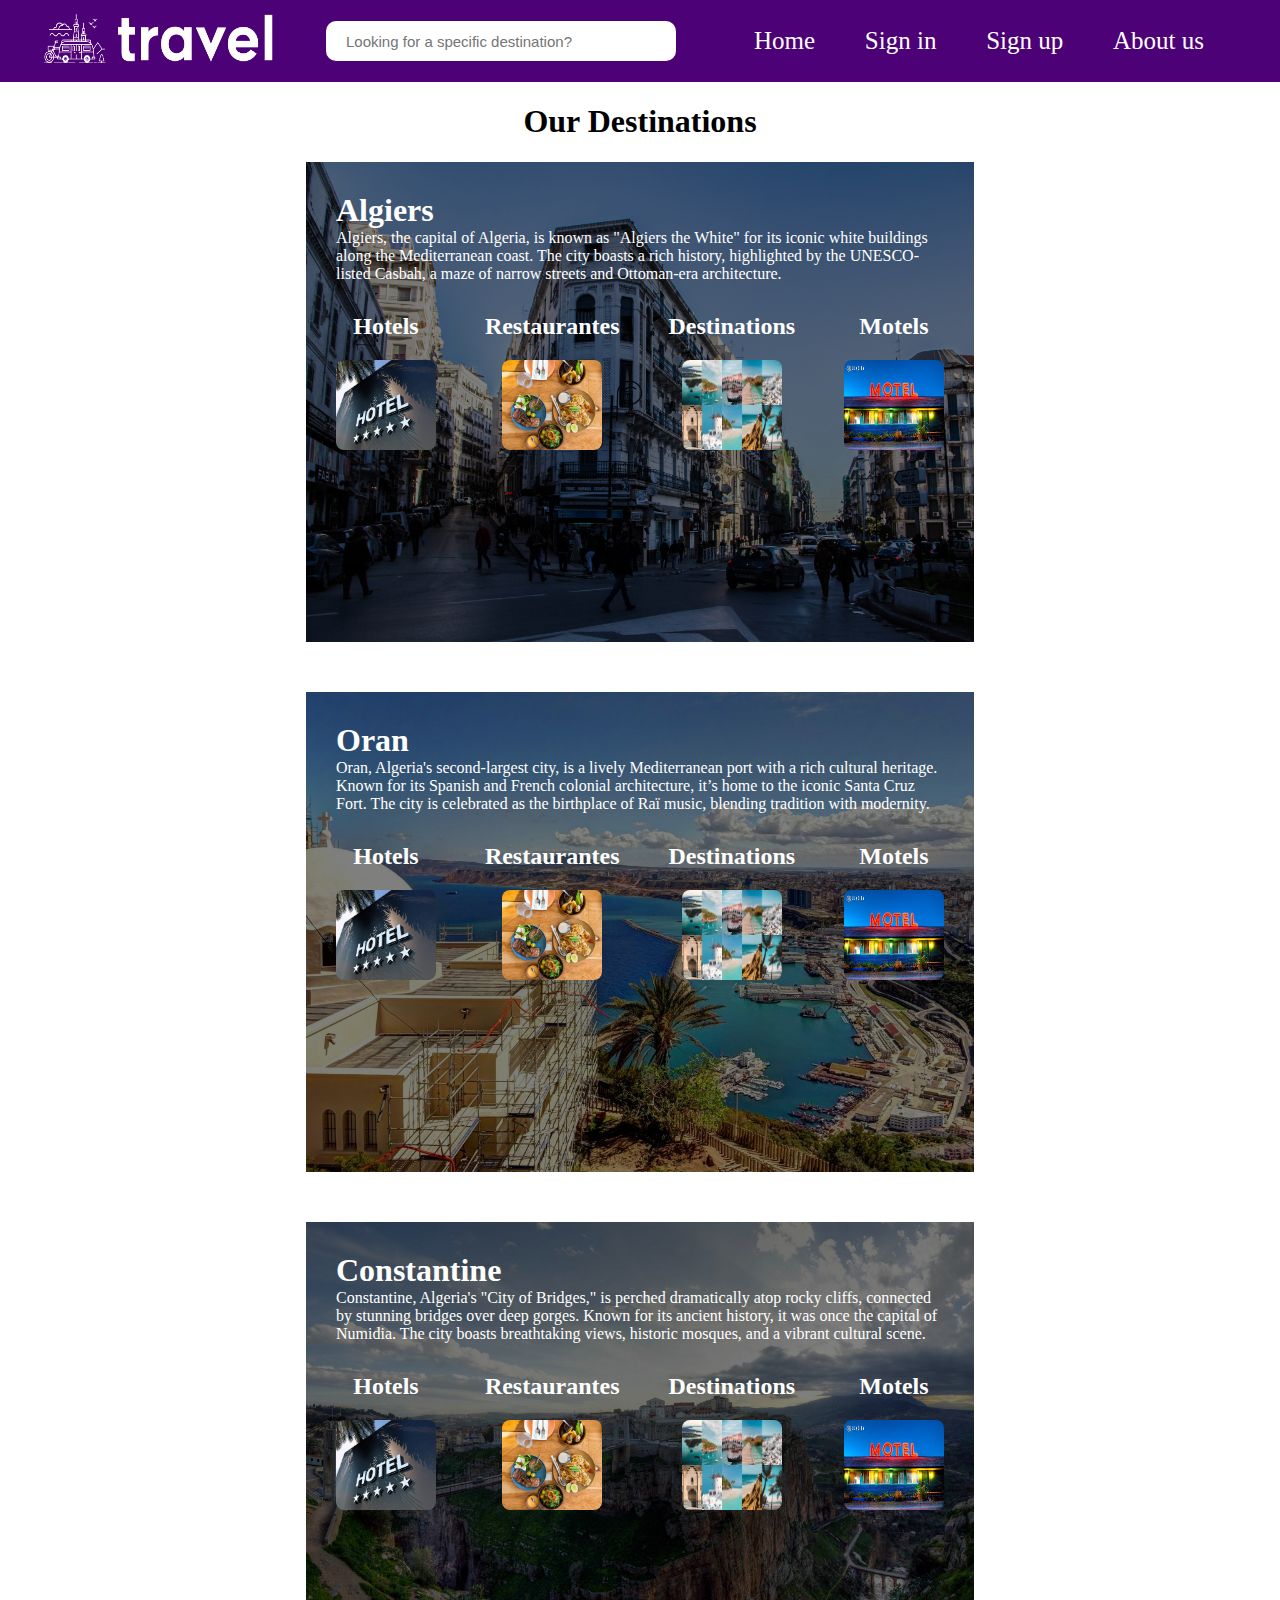
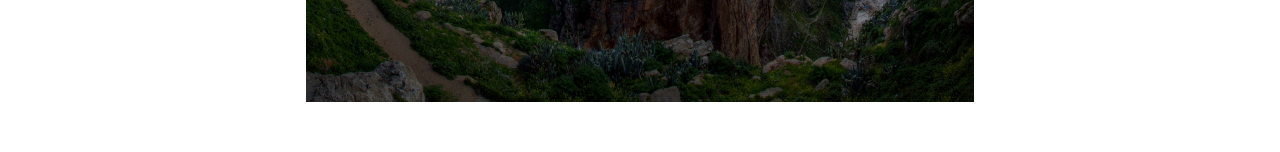
<file: index.html>
<!DOCTYPE html>
<html lang="en">
<head>
    <meta name="viewport" content="width=device-width, initial-scale=1.0">
    <link rel="stylesheet" href="style.css">
    <title>Travel</title>
</head>
<body>
    <nav class="navbar">
        <div class="logo-name">
            <img src="Capture-removebg-preview.png" class="image">
        </div>
        <input type="search" class="input" placeholder="Looking for a specific destination?">
        
            <ul class="list">
                <li><a href="index.html" class="btn">Home</a></li>
                <li><a href="signin.html" class="btn">Sign in</a></li>
                <li><a href="signup.html" class="btn">Sign up</a></li>
                <li><a href="" class="btn">About us</a></li>
            </ul>
        <div class="phoneOp">   
            <button class="morebtn"><img src="more.png" class="more"></button>
            <div class="options">
                <ul class="MyOps">
                    <li><a href="index.html" class="btn">Home</a></li>
                    <li><a href="signin.html" class="btn">Sign in</a></li>
                    <li><a href="signup.html" class="btn">Sign up</a></li>
                    <li><a href="" class="btn">About us</a></li>
                </ul>
            </div>
        </div>        
    </nav>
    <div class="main">
        <h1>Our Destinations</h1>
        <div class="destinations">
            <div class="destination algiers">
                <h1>Algiers</h1>
                <p>
                  Algiers, the capital of Algeria, is known as "Algiers the White" for its iconic white buildings along the Mediterranean coast. The city boasts a rich history, highlighted by the UNESCO-listed Casbah, a maze of narrow streets and Ottoman-era architecture.
                </p>
                <div class="details">
                    <div class="detail">
                        <h2>Hotels</h2>
                        <a href=""><img src="hotel.PNG" class="picture"></a>
                    </div>
                   
                    <div class="detail">
                        <h2>Restaurantes</h2>
                        <a href=""><img src="restaurantes.jpg" class="picture"></a>
                    </div>
                    
                    <div class="detail">
                        <h2>Destinations</h2>
                        <a href=""><img src="destinations.jpg" class="picture"></a>
                    </div>
                    <div class="detail">
                        <h2>Motels</h2>
                        <a href=""><img src="motels.jpg" class="picture"></a>
                    </div>
                </div>
            </div>
            <div class="destination oran">
                <h1>Oran</h1> 
                <p>Oran, Algeria's second-largest city, is a lively Mediterranean port with a rich cultural heritage. Known for its Spanish and French colonial architecture, it’s home to the iconic Santa Cruz Fort. The city is celebrated as the birthplace of Raï music, blending tradition with modernity.</p>
                <div class="details">
                    <div class="detail">
                        <h2>Hotels</h2>
                        <a href=""><img src="hotel.PNG" class="picture"></a>
                    </div>
                   
                    <div class="detail">
                        <h2>Restaurantes</h2>
                        <a href=""><img src="restaurantes.jpg" class="picture"></a>
                    </div>
                    
                    <div class="detail">
                        <h2>Destinations</h2>
                        <a href=""><img src="destinations.jpg" class="picture"></a>
                    </div>
                    <div class="detail">
                        <h2>Motels</h2>
                        <a href=""><img src="motels.jpg" class="picture"></a>
                    </div>
                </div>
            </div>
            <div class="destination constantine">
                <h1>Constantine</h1> 
                <p>Constantine, Algeria's "City of Bridges," is perched dramatically atop rocky cliffs, connected by stunning bridges over deep gorges. Known for its ancient history, it was once the capital of Numidia. The city boasts breathtaking views, historic mosques, and a vibrant cultural scene.</p>
                <div class="details">
                    <div class="detail">
                        <h2>Hotels</h2>
                        <a href=""><img src="hotel.PNG" class="picture"></a>
                    </div>
                   
                    <div class="detail">
                        <h2>Restaurantes</h2>
                        <a href=""><img src="restaurantes.jpg" class="picture"></a>
                    </div>
                    
                    <div class="detail">
                        <h2>Destinations</h2>
                        <a href=""><img src="destinations.jpg" class="picture"></a>
                    </div>
                    <div class="detail">
                        <h2>Motels</h2>
                        <a href=""><img src="motels.jpg" class="picture"></a>
                    </div>
                </div>
            </div>
        </div>
    </div>
    <script src="script.js"></script>
</body>
</html>
</file>
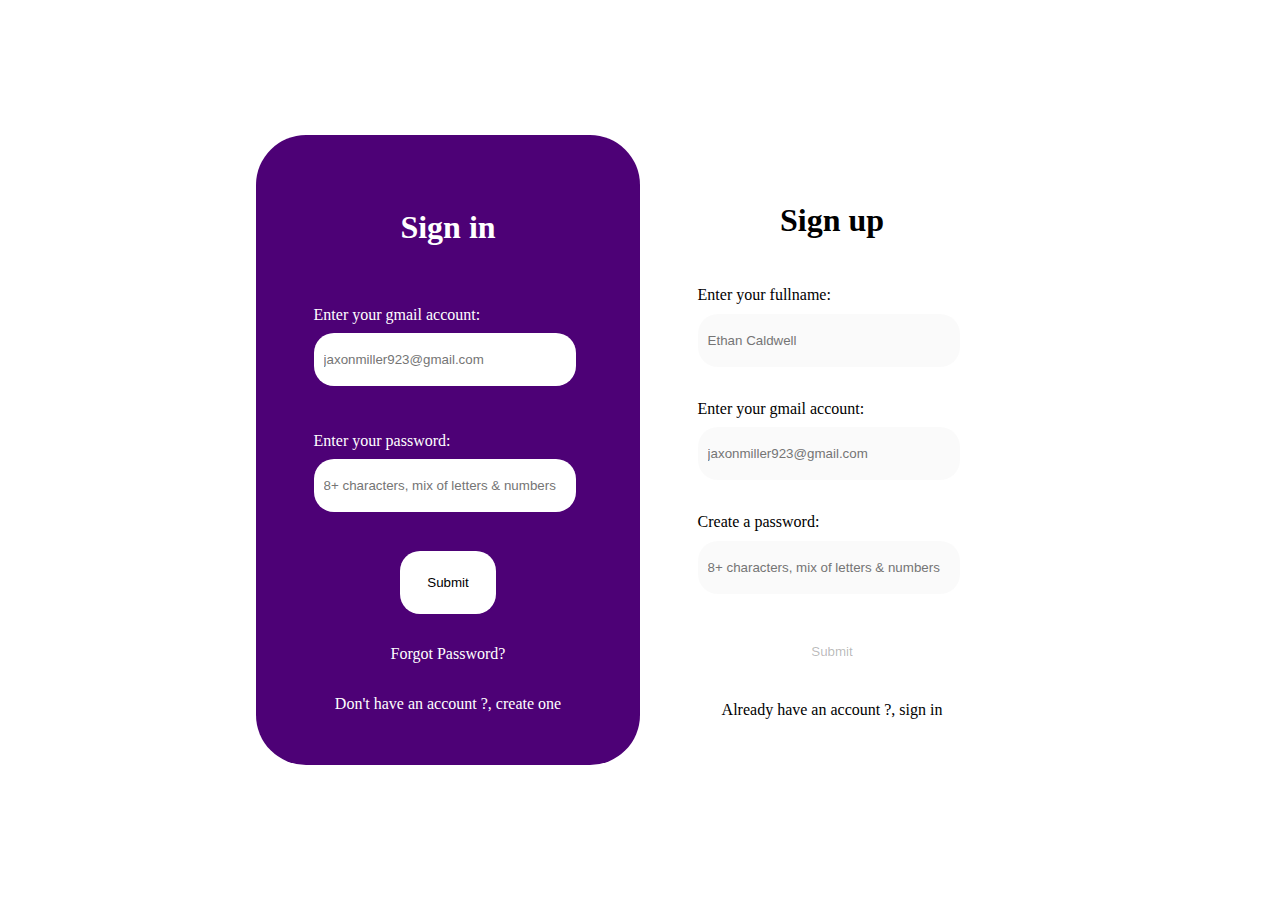
<file: signin.html>
<!DOCTYPE html>
<html lang="en">
<head>
    <meta charset="UTF-8">
    <meta name="viewport" content="width=device-width, initial-scale=1.0">
    <title>Travel</title>
    <link rel="stylesheet" href="signin.css">
</head>
<body>
    <div class="login">
        <h1 class="s1">Sign in</h1>
        <div class="det1">
            <label for="pass">Enter your gmail account:</label>
            <input type="text" class="inputin" id="gmail" placeholder="jaxonmiller923@gmail.com">
            
        </div>
        <div class="det1">
            <label for="pass">Enter your password:</label>
            <input type="password" class="inputin" id="password" placeholder="8+ characters, mix of letters & numbers">
            
        </div>
        <div class="btn">
            <button class="submit1">Submit</button>
        </div>
        <a href=" " class="ina">Forgot Password?</a>
        <a href=" " class="inupa">Don't have an account ?, create one</a>
        
    </div>
    <div class="signup">
        <h1 class="s2">Sign up</h1>
        <div class="det2">
            
            <label for="pass">Enter your fullname:</label>
            <input type="text" class="inputup" id="gmail" placeholder="Ethan Caldwell" disabled>
            
        </div>
        <div class="det2">
            <label for="pass">Enter your gmail account:</label>
            <input type="text" class="inputup" id="gmail" placeholder="jaxonmiller923@gmail.com" disabled>
            
        </div>
        <div class="det2">
            <label for="pass">Create a password:</label>
            <input type="password" class="inputup" id="password" placeholder="8+ characters, mix of letters & numbers" disabled>
            
        </div>
        <div class="btn">
            <button class="submit2" disabled>Submit</button>
        </div>
        <a href=" " class="upina">Already have an account ?, sign in</a>
    </div>



    <script src="signin.js"></script>
</body>
</html>
</file>
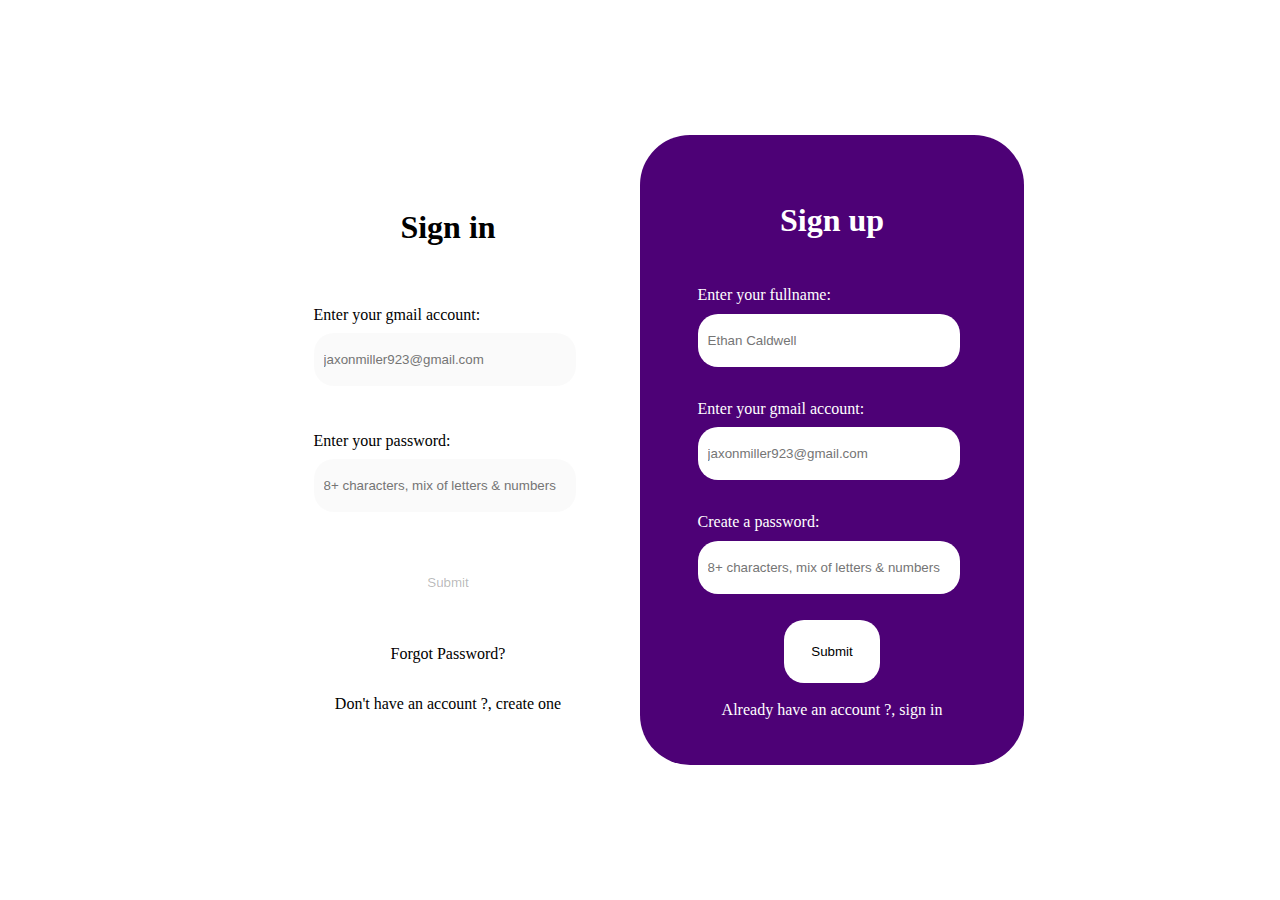
<file: signup.html>
<!DOCTYPE html>
<html lang="en">
<head>
    <meta charset="UTF-8">
    <meta name="viewport" content="width=device-width, initial-scale=1.0">
    <title>Travel</title>
    <link rel="stylesheet" href="signup.css">
</head>
<body>
    <div class="login">
        <h1 class="s1">Sign in</h1>
        <div class="det1">
            <label for="pass">Enter your gmail account:</label>
            <input type="text" class="inputin" id="gmail" placeholder="jaxonmiller923@gmail.com" disabled>
            
        </div>
        <div class="det1">
            <label for="pass">Enter your password:</label>
            <input type="password" class="inputin" id="password" placeholder="8+ characters, mix of letters & numbers" disabled>
            
        </div>
        <div class="btn">
            <button class="submit1" disabled>Submit</button>
        </div>
        <a href=" " class="ina">Forgot Password?</a>
        <a href=" " class="inupa">Don't have an account ?, create one</a>
    </div>
    <div class="signup">
        <h1 class="s2">Sign up</h1>
        <div class="det2">
            
            <label for="pass">Enter your fullname:</label>
            <input type="text" class="inputup" id="gmail" placeholder="Ethan Caldwell" >
            
        </div>
        <div class="det2">
            <label for="pass">Enter your gmail account:</label>
            <input type="text" class="inputup" id="gmail" placeholder="jaxonmiller923@gmail.com" >
            
        </div>
        <div class="det2">
            <label for="pass">Create a password:</label>
            <input type="password" class="inputup" id="password" placeholder="8+ characters, mix of letters & numbers" >
            
        </div>
        <div class="btn">
            <button class="submit2">Submit</button>
        </div>
        <a href=" " class="upina">Already have an account ?, sign in</a>
    </div>



    <script src="signup.js"></script>
</body>
</html>
</file>
<file: style.css>
body {
    height: 100%;
    margin: 0;
    display: flex ;
    flex-direction: column;
    padding-bottom: 50px;
}

.navbar {
    background-color: #4D0176;
    display: flex;
    justify-content: space-evenly;
    align-items: center;
    height: 10%;
    width: 100%;
    font-family: cursive ;
}

.image {
    height: 50px;
    width: 250px;
}

.input {
    height: 40px;
    width: 350px;
    border-radius: 10px;
    border: 0;
    text-align: left;
    padding-left: 20px;
    font-size: 15px;
}

.input:focus {
    outline: none;
}

.list {
    width: 450px;
    height: 50px;
    display: flex;
    justify-content: space-between;
    align-items: center;
    list-style: none;
}

.btn {
    color: white;
    text-decoration: none;
}

li {
    transition: font-size 0.3s ease;
    font-size: 25px;
}

li:hover {
    font-size: 30px;
    cursor: pointer;
}

.more{
    height: 40px;
}
.morebtn{
    display: none;
    background-color: #4D0176;
    border: none;
}
.options{
    display: none;
    align-items: center;
    justify-content: center;
    height: 250px;
    width: 130px;
    background-color: #4D0176;
    margin: 0;
    position: absolute;
    top: 21%; 
    left: 85%;
    transform: translate(-50%, -50%);
}
.MyOps{
    display: none;
    flex-direction: column ;
    justify-content: space-around;
    align-items: center;
    height: 100%;
    list-style: none;
    gap: 10px;
    padding: 0;
    margin: 0;
}

.main{
    height: 90%;
    width: 100%;
    display: flex;
    flex-direction: column;
    justify-content: top;
    align-items: center;
    font-family: cursive ;

}
.destinations{
    height: 100%;
    width: 95%;
    display: flex;
    flex-direction: column;
    justify-content: left;
    align-items: center;
    gap: 50px;
    
}
.destination {
    color: white;
    height: 50vh; 
    width: 50%; 
    display: flex;
    flex-direction: column;
    justify-content: flex-start; 
    align-items: flex-start; 
    padding-left: 30px; 
    padding-top: 30px; 
    padding-right: 30px; 
    position: relative; 
    overflow: hidden;
}

.destination::after{
    content: '';
    position: absolute;
    top: 0;
    left: 0;
    right: 0;
    bottom: 0;
    background: rgba(0, 0, 0, 0.5); 
    z-index: 1; 
}
  
.destination h1,
.destination p {
    position: relative;
    z-index: 2; 
    margin: 0; 
}

.algiers::before {
    content: '';
    position: absolute;
    top: 0;
    left: 0;
    right: 0;
    bottom: 0;
    background-image: url('algiers.jpg'); 
    background-size: cover;
    background-position: center;
    background-repeat: no-repeat;
    transition: transform 0.5s ease; 
  } 
.oran::before {
    content: '';
    position: absolute;
    top: 0;
    left: 0;
    right: 0;
    bottom: 0;
    background-image: url('oran.jpg'); 
    background-size: cover;
    background-position: center;
    background-repeat: no-repeat;
    transition: transform 0.5s ease; 
}

.constantine::before{
    content: '';
    position: absolute;
    top: 0;
    left: 0;
    right: 0;
    bottom: 0;
    background-image: url('constantine.PNG'); 
    background-size: cover;
    background-position: center;
    background-repeat: no-repeat;
    transition: transform 0.5s ease; 
}

.destination:hover::before {
    transform: scale(1.1); 
}

.details {
    display: flex;
    justify-content: space-between;
    align-items: center;
    width: 100%;
    z-index:2;
  }
  
.detail {
    margin-top: 10px; 
    display: flex;
    flex-direction: column;
    justify-content: center;
    align-items: center;
  }
  
.hotels h2 {
    font-size: 1.5rem;
    margin-bottom: 20px;
  }
  
.picture {
    width: 100px; 
    height: 90px;
    border-radius: 8px; 
    cursor: pointer;
    transition: transform 0.5s ease;   
}

.picture:hover {
    transform: scale(1.1); 
}
@media (max-width: 1200px) {
    .image{
        height: 40px;
        width: 250px;
    }
    .input{
        width: 250px;
        height: 30px;
        font-size: 11px;
    }
    .morebtn{
        display: flex;
    }
    .list{
        display: none;
    }
}

@media (min-width: 1200px) {
   
    .input{
        width: 350px;
        height: 40px;
        font-size: 15px;
    }
}    

@media (max-width: 430px) {
    .image{
        height: 30px;
        width: 130px;
    }
    .input{
        width: 180px;
        height: 30px;
        font-size: 11px;
    }
    .morebtn{
        display: flex;
    }
    .list{
        display: none;
    }
}
</file>
<file: signin.css>
body {
    height: 100vh;
    width: 100vw;
    margin: 0;
    display: flex;
    align-items: center;
    justify-content: center;
}
.login{
    height: 70%;
    width: 30%;
    display: flex;
    flex-direction: column;
    align-items: center;
    justify-content: center;
    gap: 5%;
    background-color: #4D0176;
    color: white;
    border-radius: 50px;
}
.signup{
    height: 70%;
    width: 30%;
    display: flex;
    flex-direction: column;
    align-items: center;
    justify-content: center;
    gap: 3%;
    color: black;
    border-radius: 50px;
}
.det1{
    height: 15%;
    width: 70%;
    display: flex;
    flex-direction: column;
    align-items: left;
    justify-content: center;
    gap: 10%;
}
.det2{
    height: 15%;
    width: 70%;
    display: flex;
    flex-direction: column;
    align-items: left;
    justify-content: center;
    gap: 10%;
}
.inputin{
    height: 35%;
    width: 90%;
    padding: 10px;
    border-radius: 20px;
    border: none;
}
.inputin:focus{
    outline: none;
}
.inputup{
    height: 35%;
    width: 90%;
    padding: 10px;
    border-radius: 20px;
    border: none;
}
.inputup:focus{
    outline: none;
}
.upina{
    text-decoration: none;
    color: black;
}
.ina{
    text-decoration: none;
    color: white;
}
.inupa{
    text-decoration: none;
    color: white;
}
.btn{
    height: 10%;
    width: 25%;
    display: flex;
    justify-content: center;
    align-items: center;
}
.submit1{
    height: 100%;
    width: 100%;
    background-color:white;
    border-radius: 20px;
    cursor: pointer;
    border: none;
}
.submit2{
    height: 100%;
    width: 100%;
    background-color:white;
    border-radius: 20px;
    cursor: pointer;
    border: none;
}
</file>
<file: signup.css>
body {
    height: 100vh;
    width: 100vw;
    margin: 0;
    display: flex;
    align-items: center;
    justify-content: center;
}
.login{
    height: 70%;
    width: 30%;
    display: flex;
    flex-direction: column;
    align-items: center;
    justify-content: center;
    gap: 5%;
    color: black;
    border-radius: 50px;
}
.signup{
    height: 70%;
    width: 30%;
    display: flex;
    flex-direction: column;
    align-items: center;
    justify-content: center;
    gap: 3%;
    color: white;
    border-radius: 50px;
    background-color: #4D0176;
}
.det1{
    height: 15%;
    width: 70%;
    display: flex;
    flex-direction: column;
    align-items: left;
    justify-content: center;
    gap: 10%;
}
.det2{
    height: 15%;
    width: 70%;
    display: flex;
    flex-direction: column;
    align-items: left;
    justify-content: center;
    gap: 10%;
}
.inputin{
    height: 35%;
    width: 90%;
    padding: 10px;
    border-radius: 20px;
    border: none;
}
.inputin:focus{
    outline: none;
}
.inputup{
    height: 35%;
    width: 90%;
    padding: 10px;
    border-radius: 20px;
    border: none;
}
.inputup:focus{
    outline: none;
}
.upina{
    text-decoration: none;
    color: white;
}
.ina{
    text-decoration: none;
    color: black;
}
.inupa{
    text-decoration: none;
    color: black;
}
.btn{
    height: 10%;
    width: 25%;
    display: flex;
    justify-content: center;
    align-items: center;
}
.submit1{
    height: 100%;
    width: 100%;
    background-color:white;
    border-radius: 20px;
    cursor: pointer;
    border: none;
}
.submit2{
    height: 100%;
    width: 100%;
    background-color:white;
    border-radius: 20px;
    cursor: pointer;
    border: none;
}
</file>
